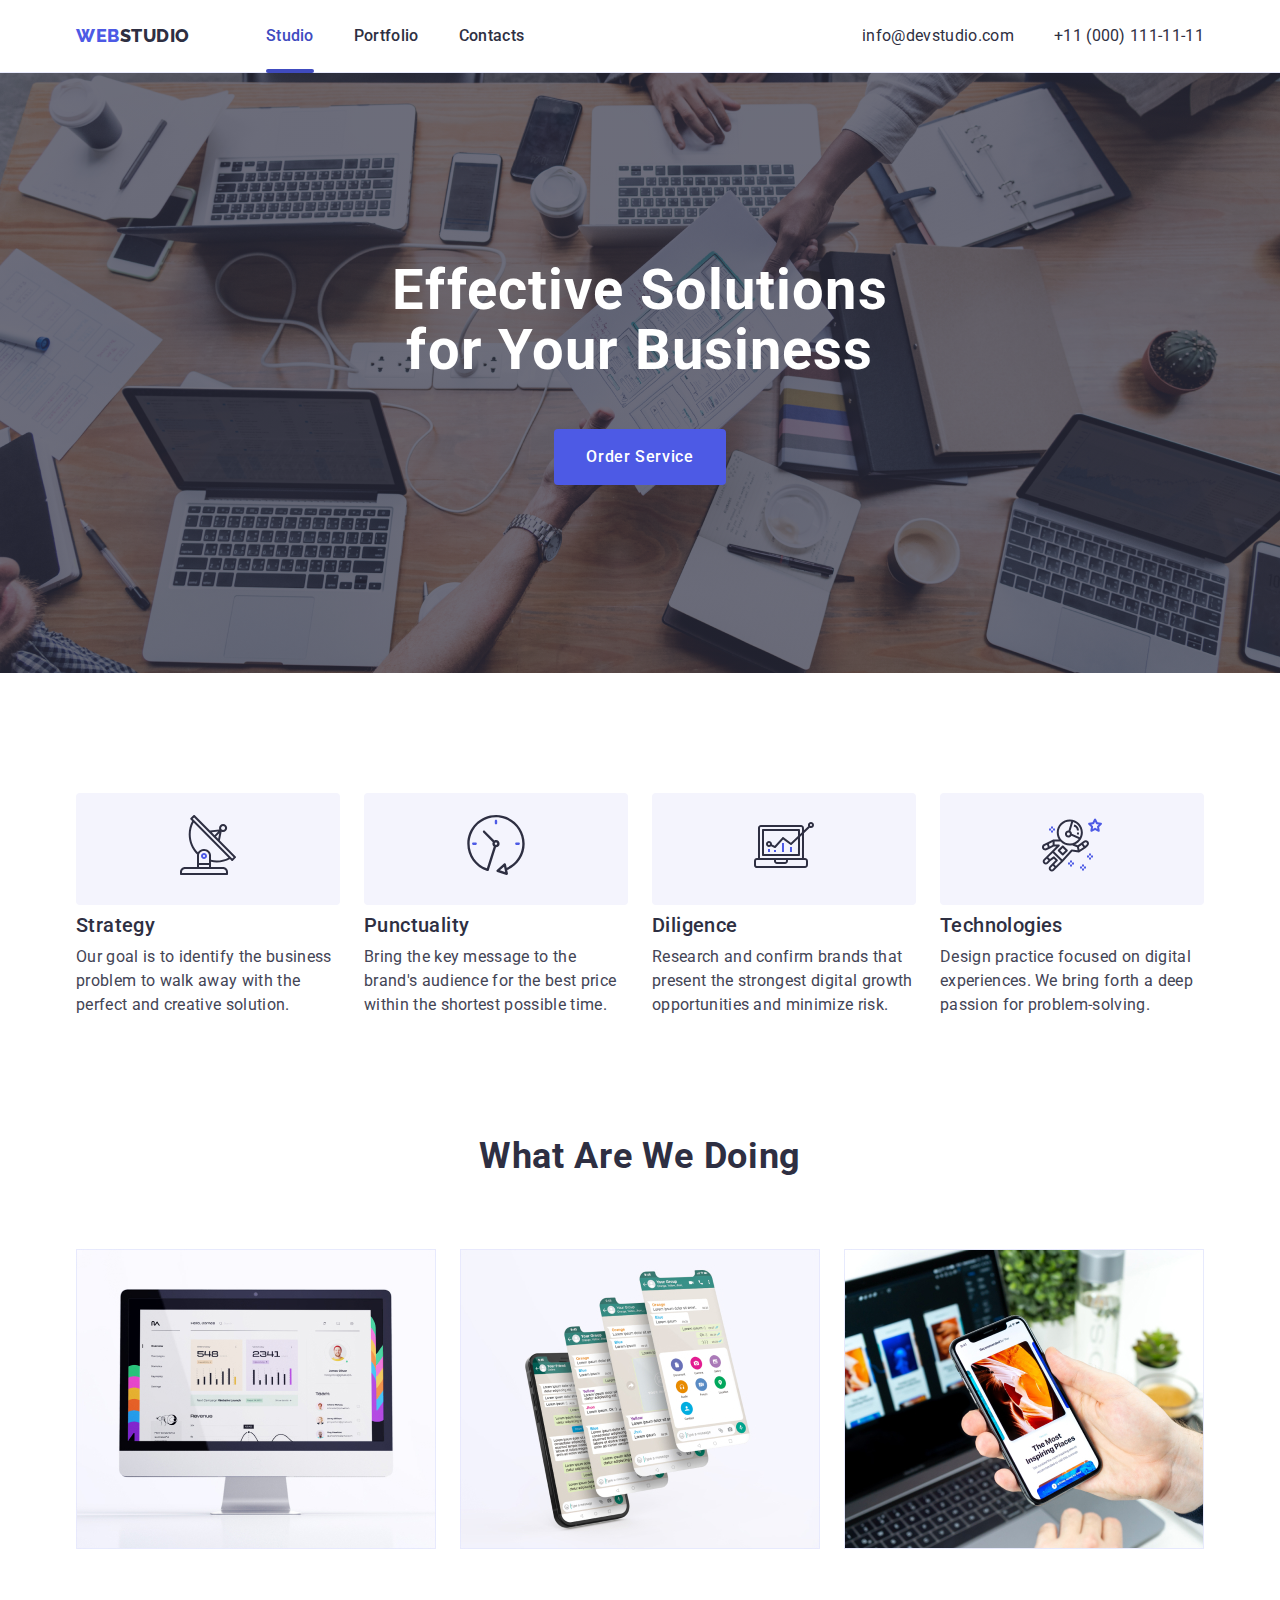
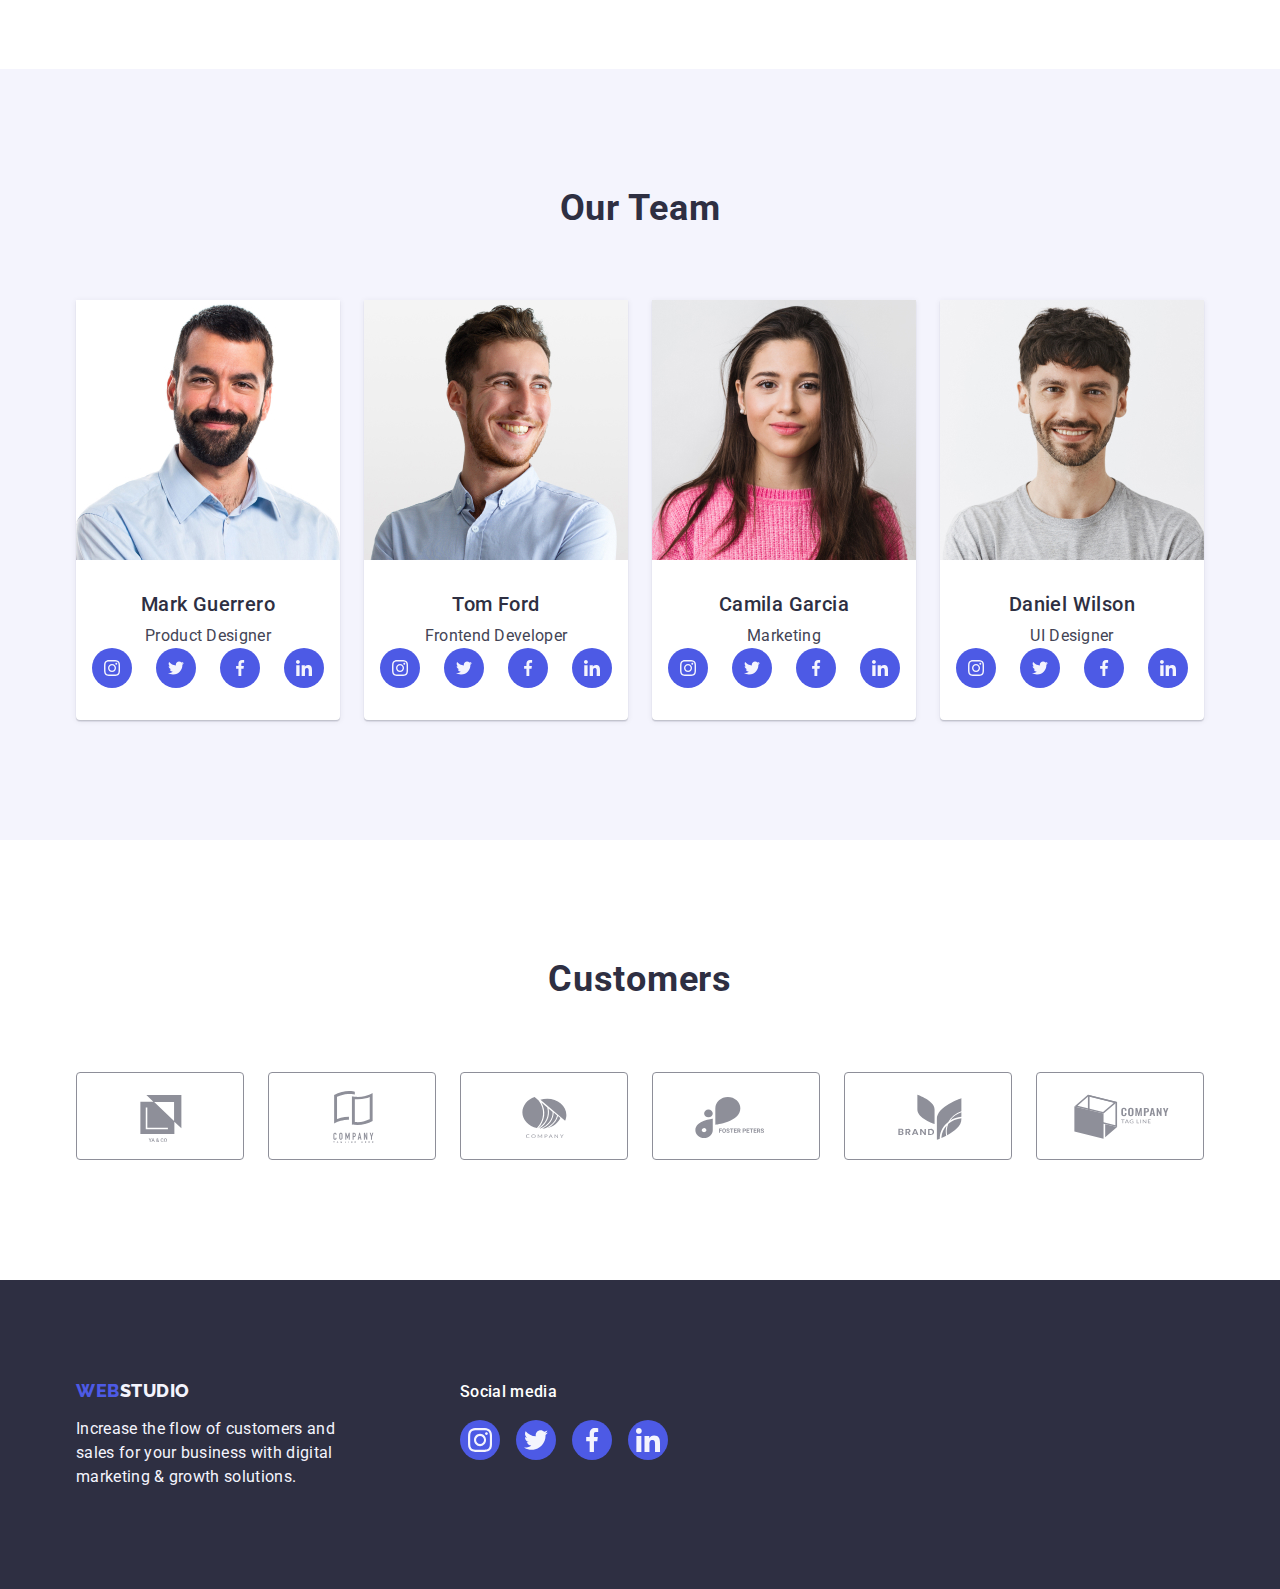
<file: index.html>
<!DOCTYPE html>
<html lang="en">
  <head>
    <meta charset="UTF-8" />
    <meta http-equiv="X-UA-Compatible" content="IE=edge" />
    <meta name="viewport" content="width=device-width, initial-scale=1.0" />
    <title>Document</title>
    <link rel="preconnect" href="https://fonts.googleapis.com" />
    <link rel="preconnect" href="https://fonts.gstatic.com" crossorigin />
    <link
      href="https://fonts.googleapis.com/css2?family=Open+Sans:wght@300&family=Raleway:wght@800&family=Roboto:wght@400;500;700;900&display=swap"
      rel="stylesheet"/>
    <link rel="stylesheet" href="https://cdnjs.cloudflare.com/ajax/libs/modern-normalize/1.1.0/modern-normalize.min.css">
    <link rel="stylesheet" href="./css/styles.css" />
  </head>
  <body class="body">
    <header class="main-header">
      <div class="main-navigation container">
      <nav class="main-navigation">
        <a class="link-logo link" href="./index.html">Web<span class="link-logo-span logo-text">Studio</span></a>
        <ul class="menu list">
          <li class="menu-item">
            <a class="menu-link menu-link-index link" href="./index.html">Studio</a>
          </li>
          <li class="menu-item">
            <a class="menu-link link" href="./portfolio.html">Portfolio</a>
          </li>
          <li class="menu-item">
            <a class="menu-link link" href="">Contacts</a>
          </li>
        </ul>
      </nav>
      <address class="address">
        <ul class="menu menu-stin list">
          <li class="menu-item">
            <a class="menu-link-adresa link" href="mailto:info@devstudio.com"
              >info@devstudio.com</a
            >
          </li>
          <li class="menu-item">
            <a class="menu-link-adresa link" href="tel:+110001111111"
              >+11 (000) 111-11-11</a
            >
          </li>
        </ul>
      </address>
    </div>
    </header>
    <main> 
      <section class="hero hero-image">
        <div class="container">
        <h1 class="main-title">
          Effective Solutions <br class="main-title" />
          for Your Business
        </h1>
        <button class="button-title" type="button" data-modal-open>Order Service</button>
        </div>
      </section>
      <section class="section-one">
        <div class="container">
        <h2 class="sectionn-one fantom list">Nevim Proc</h2>
        <ul class="section-one-one list">
          <li class="section-one-two">
            <div class="ikonky">
              <svg class="ikonka" width="64" height="64">
                <use href="./images/icons.svg#icon-antenna-1-1"></use>
              </svg>
            </div>
            <h3 class="sub-sub-title list">Strategy</h3>
            <p class="complementary-text">
              Our goal is to identify the business problem to walk away with the
              perfect and creative solution.
            </p>
          </li>
          <li class="section-one-two">
            <div class="ikonky">
                <svg class="ikonka" width="64" height="64">
                  <use href="./images/icons.svg#icon-clock-1-1"></use>
                </svg>
            </div>
            <h3 class="sub-sub-title list">Punctuality</h3>
            <p class="complementary-text">
              Bring the key message to the brand's audience for the best price
              within the shortest possible time.
            </p>
          </li>
          <li class="section-one-two">
            <div class="ikonky">
              <svg class="ikonka" width="64" height="64">
                <use href="./images/icons.svg#icon-diagram-1-1"></use>
              </svg>
            </div>
            <h3 class="sub-sub-title list">Diligence</h3>
            <p class="complementary-text">
              Research and confirm brands that present the strongest digital
              growth opportunities and minimize risk.
            </p>
          </li>
          <li class="section-one-two">
            <div class="ikonky">
              <svg class="ikonka" width="64" height="64">
                <use href="./images/icons.svg#icon-astronaut-1-1"></use>
              </svg>
            </div>
            <h3 class="sub-sub-title list">Technologies</h3>
            <p class="complementary-text">
              Design practice focused on digital experiences. We bring forth a
              deep passion for problem-solving.
            </p>
          </li>
        </ul>
      </div>
      </section>
      <section class="section-two">
        <div class="container">
        <h2 class="complementary-title">What are we doing</h2>
        <ul class="section-two-one list flex-conteiner">
          <li class="image"><img src="./images/wawd1.jpg" alt="monitor" width="360" /></li>
          <li class="image"><img src="./images/wawd2.jpg" alt="mobile" width="360" /></li>
          <li class="image"><img src="./images/wawd3.jpg" alt="laptop" width="360" /></li>
        </ul>
        </div>
      </section>
      <section class="section-three">
        <div class="container">
        <h2 class="complementary-title">Our Team</h2>
        <ul class="section-three-one list flex-conteiner">
          <li class="section-three-two">
            <img src="./images/mark.jpg" alt="product designer" width="264" />
            <div class="jmeno-prace">
            <h3 class="sub-sub-title">Mark Guerrero</h3>
            <p class="complementary-text">Product Designer</p>
            <ul class="social-list list ">
              <li class="social-list-item">
                <a href="" class="social-list-link">
                  <svg class="social-list-icon" width="16" height="16">
                    <use href="./images/icons.svg#icon-instagram"></use>
                  </svg>
                </a>
              </li>
              <li class="social-list-item">
                <a href="" class="social-list-link">
                  <svg class="social-list-icon" width="16" height="16">
                    <use href="./images/icons.svg#icon-twitter"></use>
                  </svg>
                </a>
              </li>
              <li class="social-list-item">
                <a href="" class="social-list-link">
                  <svg class="social-list-icon" width="16" height="16">
                    <use href="./images/icons.svg#icon-facebook"></use>
                  </svg>
                </a>
              </li>
              <li class="social-list-item">
                <a href="" class="social-list-link">
                  <svg class="social-list-icon" width="16" height="16">
                    <use href="./images/icons.svg#icon-linkedin"></use>
                  </svg>
                </a>
              </li>
            </ul>
          </div>
          </li>
          <li class="section-three-two">
            <img src="./images/tom.jpg" alt="Frontend Developer" width="264" />
            <div class="jmeno-prace">
            <h3 class="sub-sub-title">Tom Ford</h3>
            <p class="complementary-text">Frontend Developer</p>
            <ul class="social-list list ">
              <li class="social-list-item">
                <a href="" class="social-list-link">
                  <svg class="social-list-icon" width="16" height="16">
                    <use href="./images/icons.svg#icon-instagram"></use>
                  </svg>
                </a>
              </li>
              <li class="social-list-item">
                <a href="" class="social-list-link">
                  <svg class="social-list-icon" width="16" height="16">
                    <use href="./images/icons.svg#icon-twitter"></use>
                  </svg>
                </a>
              </li>
              <li class="social-list-item">
                <a href="" class="social-list-link">
                  <svg class="social-list-icon" width="16" height="16">
                    <use href="./images/icons.svg#icon-facebook"></use>
                  </svg>
                </a>
              </li>
              <li class="social-list-item">
                <a href="" class="social-list-link">
                  <svg class="social-list-icon" width="16" height="16">
                    <use href="./images/icons.svg#icon-linkedin"></use>
                  </svg>
                </a>
              </li>
            </ul>
          </div>
          </li>
          <li class="section-three-two">
            <img src="./images/camila.jpg" alt="Marketing" width="264" />
            <div class="jmeno-prace">
            <h3 class="sub-sub-title">Camila Garcia</h3>
            <p class="complementary-text">Marketing</p>
            <ul class="social-list list ">
              <li class="social-list-item">
                <a href="" class="social-list-link">
                  <svg class="social-list-icon" width="16" height="16">
                    <use href="./images/icons.svg#icon-instagram"></use>
                  </svg>
                </a>
              </li>
              <li class="social-list-item">
                <a href="" class="social-list-link">
                  <svg class="social-list-icon" width="16" height="16">
                    <use href="./images/icons.svg#icon-twitter"></use>
                  </svg>
                </a>
              </li>
              <li class="social-list-item">
                <a href="" class="social-list-link">
                  <svg class="social-list-icon" width="16" height="16">
                    <use href="./images/icons.svg#icon-facebook"></use>
                  </svg>
                </a>
              </li>
              <li class="social-list-item">
                <a href="" class="social-list-link">
                  <svg class="social-list-icon" width="16" height="16">
                    <use href="./images/icons.svg#icon-linkedin"></use>
                  </svg>
                </a>
              </li>
            </ul>
            </div>
          </li>
          <li class="section-three-two">
            <img src="./images/daniel.jpg" alt="UI Designer" width="264" />
            <div class="jmeno-prace">
            <h3 class="sub-sub-title">Daniel Wilson</h3>
            <p class="complementary-text">UI Designer</p>
            <ul class="social-list list ">
              <li class="social-list-item">
                <a href="" class="social-list-link">
                  <svg class="social-list-icon" width="16" height="16">
                    <use href="./images/icons.svg#icon-instagram"></use>
                  </svg>
                </a>
              </li>
              <li class="social-list-item">
                <a href="" class="social-list-link">
                  <svg class="social-list-icon" width="16" height="16">
                    <use href="./images/icons.svg#icon-twitter"></use>
                  </svg>
                </a>
              </li>
              <li class="social-list-item">
                <a href="" class="social-list-link">
                  <svg class="social-list-icon" width="16" height="16">
                    <use href="./images/icons.svg#icon-facebook"></use>
                  </svg>
                </a>
              </li>
              <li class="social-list-item">
                <a href="" class="social-list-link">
                  <svg class="social-list-icon" width="16" height="16">
                    <use href="./images/icons.svg#icon-linkedin"></use>
                  </svg>
                </a>
              </li>
            </ul>
         </div>
          </li>
        </ul>
      </div>
      </section>
      <section class="section-four">
<div class="container">
  <h2 class="complementary-title">Customers</h2>
  <ul class="customers-list-ul list">
  <li class="customers-list">
    <a href="" class="customers-list-link">
      <svg class="customers-list-icon" width="104" height="56">
        <use href="./images/icons.svg#icon-custom1"></use>
      </svg>
    </a>
  </li>
  <li class="customers-list">
    <a href="" class="customers-list-link">
      <svg class="customers-list-icon" width="104" height="56">
        <use href="./images/icons.svg#icon-custom2"></use>
      </svg>
    </a>
  </li>
  <li class="customers-list">
    <a href="" class="customers-list-link">
      <svg class="customers-list-icon" width="104" height="56">
        <use class="use-icon" href="./images/icons.svg#icon-custom3"></use>
      </svg>
    </a>
  </li>
  <li class="customers-list">
    <a href="" class="customers-list-link">
      <svg class="customers-list-icon" width="104" height="56">
        <use href="./images/icons.svg#icon-custom4"></use>
      </svg>
    </a>
  </li>
  <li class="customers-list">
    <a href="" class="customers-list-link">
      <svg class="customers-list-icon" width="104" height="56">
        <use href="./images/icons.svg#icon-custom5"></use>
      </svg>
    </a>
  </li>
  <li class="customers-list">
    <a href="" class="customers-list-link">
      <svg class="customers-list-icon" width="104" height="56">
        <use href="./images/icons.svg#icon-custom6"></use>
      </svg>
    </a>
  </li>
  </ul>
</div>
      </section>
    </main>
    <footer class="footer">
      <div class="footer-div container">
      <div class="footer-div-div">
            <a class="link-logo-buffer  link" href="./index.html"
        >Web<span class="logo-text-buffer">Studio</span></a
      >
      <p class="complementary-text-footer">
        Increase the flow of customers and sales for your business with digital
        marketing & growth solutions.
      </p>   
    </div>
    <div class="second-footer-div">
      <p class="complementary-text-footer-second">Social media</p>
      <ul class="social-list-footer list ">
              <li class="social-list-item-footer">
                <a href="" class="social-list-link-footer">
                  <svg class="social-list-icon-footer" width="24" height="24">
                    <use href="./images/icons.svg#icon-instagram"></use>
                  </svg>
                </a>
              </li>
              <li class="social-list-item-footer">
                <a href="" class="social-list-link-footer">
                  <svg class="social-list-icon-footer" width="24" height="24">
                    <use href="./images/icons.svg#icon-twitter"></use>
                  </svg>
                </a>
              </li>
              <li class="social-list-item-footer">
                <a href="" class="social-list-link-footer">
                  <svg class="social-list-icon-footer" width="24" height="24">
                    <use href="./images/icons.svg#icon-facebook"></use>
                  </svg>
                </a>
              </li>
              <li class="social-list-item-footer">
                <a href="" class="social-list-link-footer">
                  <svg class="social-list-icon-footer" width="24" height="24">
                    <use href="./images/icons.svg#icon-linkedin"></use>
                  </svg>
                </a>
              </li>
            </ul>
    </div>
    </div>
    </footer>
  <div class="backdrop is-hidden" data-modal>
<div class="modal">
  <button type="button" class="modal-class-button" data-modal-close>
    <svg class="modal-window" width="8" height="8">
  <use href="./images/icons.svg#icon-close-but"></use>
</svg>
  </button>
</div>
</div>

<script src="./js/modal.js"></script>
  </body>
</html>
</file>
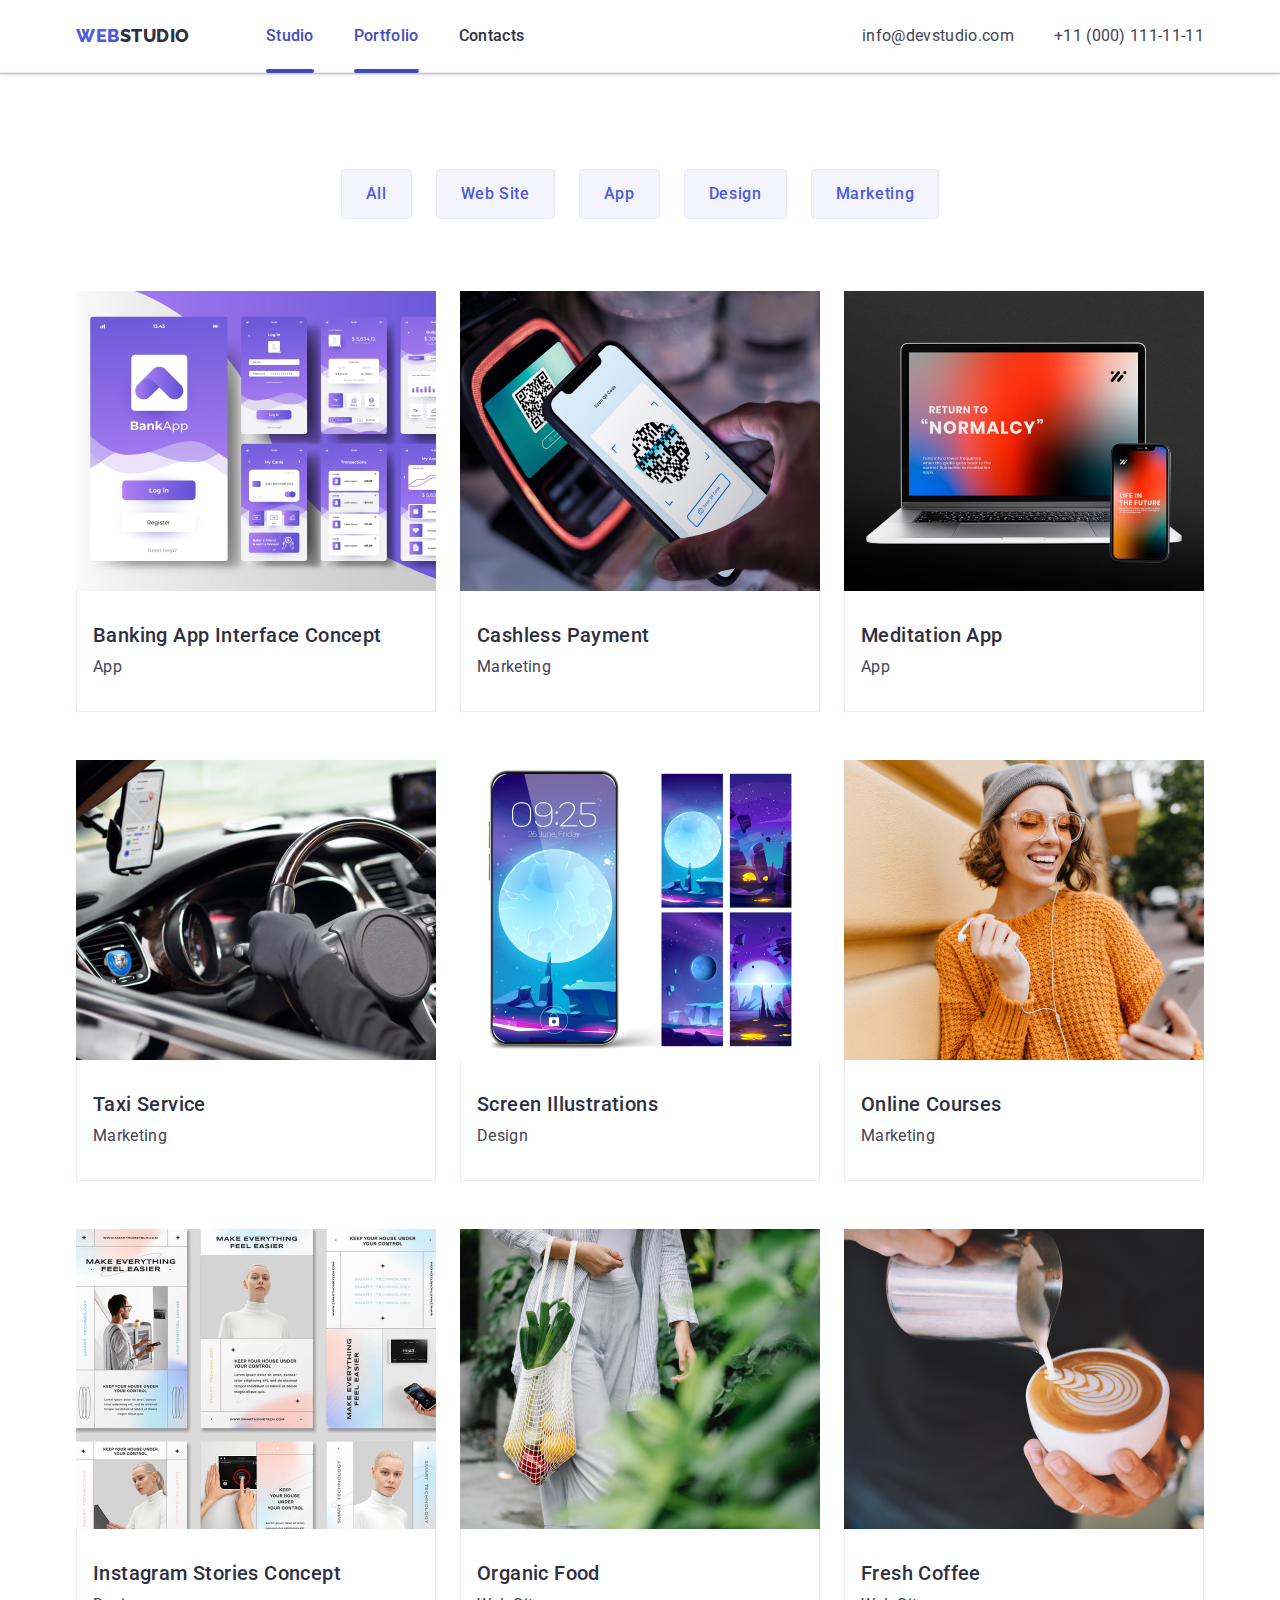
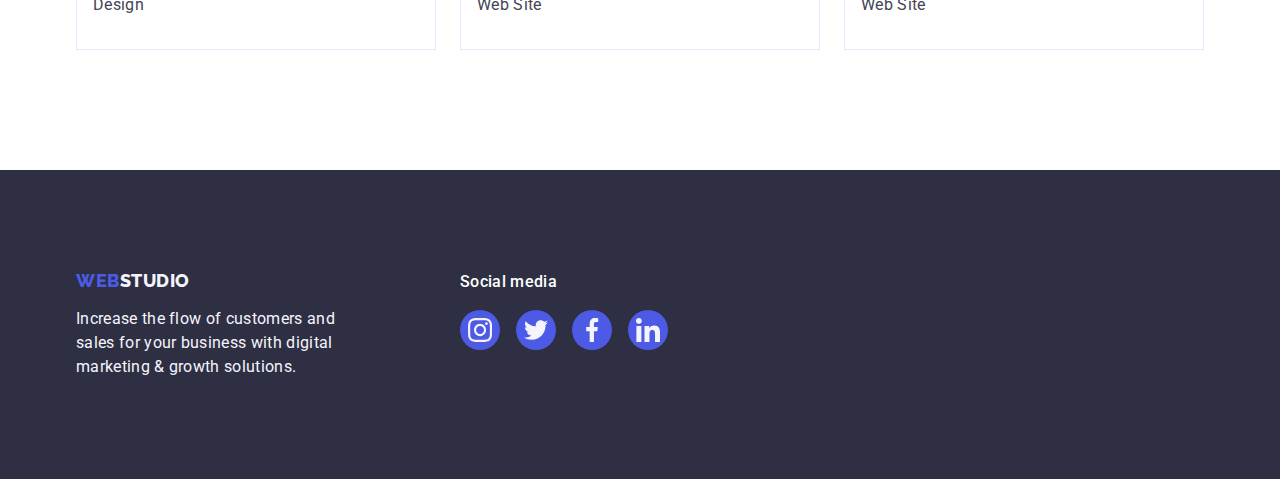
<file: portfolio.html>
<!DOCTYPE html>
<html lang="en">
  <head>
    <meta charset="UTF-8" />
    <meta http-equiv="X-UA-Compatible" content="IE=edge" />
    <meta name="viewport" content="width=device-width, initial-scale=1.0" />
    <title>Document</title>
    <link rel="preconnect" href="https://fonts.googleapis.com" />
    <link rel="preconnect" href="https://fonts.gstatic.com" crossorigin />
    <link
      href="https://fonts.googleapis.com/css2?family=Open+Sans:wght@300&family=Raleway:wght@800&family=Roboto:wght@400;500;700;900&display=swap"
      rel="stylesheet"/>
    <link
      rel="stylesheet"
      href="https://cdnjs.cloudflare.com/ajax/libs/modern-normalize/1.1.0/modern-normalize.min.css"/>
    <link rel="stylesheet" href="./css/styles.css"/>
  </head>
  <body class="body">
    <header class="main-header">
      <div class="main-navigation container">
        <nav class="main-navigation">
          <a class="link-logo link" href="./index.html"
            >Web<span class="logo-text">Studio</span></a
          >
          <ul class="menu list">
            <li class="menu-item">
              <a class="menu-link menu-link-index link" href="./index.html">Studio</a>
            </li>
            <li class="menu-item">
              <a class="menu-link menu-link-index link" href="./portfolio.html">Portfolio</a>
            </li>
            <li class="menu-item">
              <a class="menu-link link" href="">Contacts</a>
            </li>
          </ul>
        </nav>
        <address class="address">
          <ul class="menu list">
            <li class="menu-item">
              <a
                class="menu-link-adresa-port link"
                href="mailto:info@devstudio.com"
                >info@devstudio.com</a
              >
            </li>
            <li class="menu-item">
              <a class="menu-link-adresa-port link" href="tel:+110001111111"
                >+11 (000) 111-11-11</a
              >
            </li>
          </ul>
        </address>
      </div>
    </header>
    <main>
      <section class="hero-port">
        <div class="container">
          <h1 class="fantom">Nevim proc</h1>
          <ul class="list button-list">
            <li class="list">
              <button class="button-title-port-all" type="button">All</button>
            </li>
            <li class="list">
              <button class="button-title-port-all" type="button">
                Web Site
              </button>
            </li>
            <li class="list">
              <button class="button-title-port-all" type="button">App</button>
            </li>
            <li class="list">
              <button class="button-title-port-all" type="button">
                Design
              </button>
            </li>
            <li class="list">
              <button class="button-title-port-all" type="button">
                Marketing
              </button>
            </li>
          </ul>
          <ul class="list link second-list">
            <li class="link list second-list-list">
              <a class="list link portfolio-link" href="">
                <div class="image-wrapper">
                <img src="./images/jedna.jpg" alt="BankingApp" />
                <p class="overlay">14 Stylish and User-Friendly App Design Concepts · Task Manager App · Calorie Tracker App · Exotic Fruit Ecommerce App · Cloud Storage App</p>
                </div>
                <div class="content">
                  <h2 class="second-title">Banking App Interface Concept</h2>
                  <p class="second-text">App</p>
                </div>
              </a>
            </li>
            <li class="link list second-list-list">
              <a class="list link portfolio-link" href="">
                 <div class="image-wrapper">
                <img src="./images/dva.jpg" alt="PlatebniBrana" />
                <p class="overlay">14 Stylish and User-Friendly App Design Concepts · Task Manager App · Calorie Tracker App · Exotic Fruit Ecommerce App · Cloud Storage App</p>
                </div>
                <div class="content stin">
                  <h2 class="second-title">Cashless Payment</h2>
                  <p class="second-text">Marketing</p>
                </div>
              </a>
            </li>
            <li class="link list second-list-list">
              <a class="list link portfolio-link" href="">
                <div class="image-wrapper">
                <img src="./images/tri.jpg" alt="Laptop" />
                <p class="overlay">14 Stylish and User-Friendly App Design Concepts · Task Manager App · Calorie Tracker App · Exotic Fruit Ecommerce App · Cloud Storage App</p>
                </div>
                <div class="content">
                  <h2 class="second-title">Meditation App</h2>
                  <p class="second-text">App</p>
                </div>
              </a>
            </li>
            <li class="link list second-list-list">
              <a class="list link portfolio-link" href="">
                <div class="image-wrapper">
                <img src="./images/ctiri.jpg" alt="Ridic" />
                <p class="overlay">14 Stylish and User-Friendly App Design Concepts · Task Manager App · Calorie Tracker App · Exotic Fruit Ecommerce App · Cloud Storage App</p>
                </div>
                <div class="content">
                  <h2 class="second-title">Taxi Service</h2>
                  <p class="second-text">Marketing</p>
                </div>
              </a>
            </li>
            <li class="link list second-list-list">
              <a class="list link portfolio-link" href="">
                <div class="image-wrapper">
                <img src="./images/pet.jpg" alt="Mobile" />
                <p class="overlay">14 Stylish and User-Friendly App Design Concepts · Task Manager App · Calorie Tracker App · Exotic Fruit Ecommerce App · Cloud Storage App</p>
                </div>
                <div class="content">
                  <h2 class="second-title">Screen Illustrations</h2>
                  <p class="second-text">Design</p>
                </div>
              </a>
            </li>
            <li class="link list second-list-list">
               <a class="list link portfolio-link" href="">
              <div class="image-wrapper">
                <img src="./images/sest.jpg" alt="PeknaHolka" />
                <p class="overlay">14 Stylish and User-Friendly App Design Concepts · Task Manager App · Calorie Tracker App · Exotic Fruit Ecommerce App · Cloud Storage App</p>
                </div>
                <div class="content">
                  <h2 class="second-title">Online Courses</h2>
                  <p class="second-text">Marketing</p>
                </div>
              </a>
            </li>
            <li class="link list second-list-list">
              <a class="list link portfolio-link" href="">
               <div class="image-wrapper">
                <img src="./images/sedm.jpg" alt="Picovina" />
                <p class="overlay">14 Stylish and User-Friendly App Design Concepts · Task Manager App · Calorie Tracker App · Exotic Fruit Ecommerce App · Cloud Storage App</p>
                </div>
                <div class="content">
                  <h2 class="second-title">Instagram Stories Concept</h2>
                  <p class="second-text">Design</p>
                </div>
              </a>
            </li>
            <li class="list link second-list-list">
              <a class="list link portfolio-link" href="">
                <div class="image-wrapper">
                <img src="./images/osm.jpg" alt="nakup" />
                <p class="overlay">14 Stylish and User-Friendly App Design Concepts · Task Manager App · Calorie Tracker App · Exotic Fruit Ecommerce App · Cloud Storage App</p>
                </div>
                <div class="content">
                  <h2 class="second-title">Organic Food</h2>
                  <p class="second-text">Web Site</p>
                </div>
              </a>
            </li>
            <li class="link list second-list-list">
              <a class="link list portfolio-link" href="">
                <div class="image-wrapper">
                <img src="./images/devet.jpg" alt="coffee" />
                <p class="overlay">14 Stylish and User-Friendly App Design Concepts · Task Manager App · Calorie Tracker App · Exotic Fruit Ecommerce App · Cloud Storage App</p>
               </div>
                <div class="content">
                  <h2 class="second-title">Fresh Coffee</h2>
                  <p class="second-text">Web Site</p>
                </div>
              </a>
            </li>
          </ul>
        </div>
      </section>
    </main>
 <footer class="footer">
      <div class="footer-div container">
      <div class="footer-div-div">
            <a class="link-logo-buffer  link" href="./index.html"
        >Web<span class="logo-text-buffer">Studio</span></a
      >
      <p class="complementary-text-footer">
        Increase the flow of customers and sales for your business with digital
        marketing & growth solutions.
      </p>   
    </div>
    <div class="second-footer-div">
      <p class="complementary-text-footer-second">Social media</p>
      <ul class="social-list-footer list ">
              <li class="social-list-item-footer">
                <a href="" class="social-list-link-footer">
                  <svg class="social-list-icon-footer" width="24" height="24">
                    <use href="./images/icons.svg#icon-instagram"></use>
                  </svg>
                </a>
              </li>
              <li class="social-list-item-footer">
                <a href="" class="social-list-link-footer">
                  <svg class="social-list-icon-footer" width="24" height="24">
                    <use href="./images/icons.svg#icon-twitter"></use>
                  </svg>
                </a>
              </li>
              <li class="social-list-item-footer">
                <a href="" class="social-list-link-footer">
                  <svg class="social-list-icon-footer" width="24" height="24">
                    <use href="./images/icons.svg#icon-facebook"></use>
                  </svg>
                </a>
              </li>
              <li class="social-list-item-footer">
                <a href="" class="social-list-link-footer">
                  <svg class="social-list-icon-footer" width="24" height="24">
                    <use href="./images/icons.svg#icon-linkedin"></use>
                  </svg>
                </a>
              </li>
            </ul>
    </div>
    </div>
    </footer>
  </body>
</html>
</file>
<file: css/styles.css>
.list {
  padding: 0;
  margin: 0;
  list-style: none;
}

.link {
  text-decoration: none;
}

img {
  display: block;
}

:root {
  --font-family: "Roboto", sans-serif;
  --background-color: #ffffff;
  --address-color: #2e2f42;
  --adres-colr: #434455;
  --hero-color: #2e2f42;
  --portfolio-color: #4d5ae5;
  --portfolio-backroud: #f4f4fd;
  --ramecek-tlacitka: #e7e9fc;
  --pro-tlacitka-4-sekce: #404bbf;
  --sekce-pet:#8e8f99;
}

.body {
  font-family: var(--font-family);
  color: var(--adres-colr);
  background-color: var(--background-color);
}

.container {
  margin-left: auto;
  margin-right: auto;
  width: 1158px;
  padding-left: 15px;
  padding-right: 15px;
}

.main-header {
  border-bottom: 1px solid #e7e9fc;
  box-shadow: 0px 2px 1px rgba(46, 47, 66, 0.08), 0px 1px 1px rgba(46, 47, 66, 0.16), 0px 1px 6px rgba(46, 47, 66, 0.08);
}



.main-navigation {
  display: flex;
  align-items: center;
}

.menu {
  display: flex;
}

.menu li:not(:last-child) {
  margin-right: 40px;
}

.link-logo {
  display: block;
  margin-right: 76px;

  font-family: "Raleway", sans-serif;
  font-style: normal;
  font-weight: 800;
  font-size: 18px;
  line-height: 1.17;
  letter-spacing: 0.03em;
  text-transform: uppercase;
  color: #4d5ae5;
  display: inline-block;
}

.link-logo-span {
  display: block;

  font-family: "Raleway", sans-serif;
  font-style: normal;
  font-weight: 800;
  font-size: 18px;
  line-height: 1.17;
  letter-spacing: 0.03em;
  text-transform: uppercase;
  color: #4d5ae5;
  display: inline-block;
}

.logo-text {
  color: var(--address-color);
}

.menu-link {
  display: block;
  padding-top: 24px;
  padding-bottom: 24px;
  font-style: normal;
  font-weight: 500;
  font-size: 16px;
  line-height: 1.5;
  letter-spacing: 0.02em;
  color: var(--address-color);
  transition: color 250ms cubic-bezier(0.4, 0, 0.2, 1);
}

.menu-link-adresa {
  font-style: normal;
  font-weight: 400;
  font-size: 16px;
  line-height: 1.5;
  letter-spacing: 0.02em;
  color: var(--address-color);

    transition: color 250ms cubic-bezier(0.4, 0, 0.2, 1);
}

.menu-link:hover,
.menu-link:focus{
  color: #404bbf;
}

.menu-link-adresa:hover,
.menu-link-adresa:focus {
  color: #404bbf;
}



.menu-link-index::after{
  position: absolute;
  content:"" ;
  display: block;

  width: 100%;
  left: 0;
  bottom: -1px;
  height: 4px;

  background-color: var(--pro-tlacitka-4-sekce);
  border-radius: 2px;

}

.menu-link-index{
  position: relative;
  color:#404bbf;
  transition: color 250ms cubic-bezier(0.4, 0, 0.2, 1);
}

.address {
  margin-left: auto;
  font-style: normal;
  color: var(--adres-colr);
}

.hero {
  background-image: linear-gradient(
      rgba(46, 47, 66, 0.7),
      rgba(46, 47, 66, 0.7)
    ),
    url(../images/office.jpg);
  height: 600px;
  max-width: 1440px;
  background-repeat: no-repeat;
  background-position: center;
  background-size: cover;
  margin-left: auto;
  margin-right: auto;

  padding-top: 188px;
  padding-bottom: 188px;
  background-color: var(--hero-color);
  text-align: center;
}

.main-title {
  margin-left: auto;
  margin-right: auto;
  max-width: 496px;
  margin-top: 0;
  margin-bottom: 48px;
  font-weight: 700;
  font-size: 56px;
  line-height: 1.07;
  letter-spacing: 0.02em;
  color: var(--background-color);
}

.button-title {
  margin-left: auto;
  margin-right: auto;
  height: 56px;
  margin-top: 0;
  margin-bottom: 0;
  display: inline-block;
  border-radius: 4px;
  padding: 16px 32px;
  min-width: 169px;
  border: none;
  transition: background-color 250ms cubic-bezier(0.4, 0, 0.2, 1);

  font-family: var(--font-family);
  font-style: normal;
  font-weight: 500;
  font-size: 16px;
  line-height: 1.5;
  letter-spacing: 0.04em;
  background-color: var(--portfolio-color);
  color: var(--background-color);
  cursor: pointer;
  text-align: center;
  display: flex;
  flex-wrap: wrap;
  display: block;
}

.button-title:hover,
.button-title:focus {
  background-color: #404bbf;
}

.section-one {
  padding-top: 120px;
  padding-bottom: 120px;
}

.ikonky {
  width: 264px;
  height: 112px;
  left: 0;
  top: 0;
  background-color: var(--portfolio-backroud);
  border-radius: 4px;
  display: flex;
  align-items: center;
  justify-content: center;
  margin-bottom: 8px;
}

.ikonka {
  background-color: var(--portfolio-backroud);
  display: flex;
  justify-content: center;
  align-items: center;
  height: 112px;
  border-radius: 4px;
  margin-bottom: 8px;
  height: 64px;
  width: 60px;
  left: 2px;
  top: 0;
  border-radius: 0;
}

.fantom {
  visibility: hidden;
  pointer-events: none;
  position: absolute;
}

.flex-conteiner {
  display: flex;
  flex-wrap: wrap;
}

.section-one-two {
  width: calc((100% - 72px) / 4);
}

.section-one .section-one-two:not(:last-child) {
  margin-right: 24px;
}

.section-one-one {
  display: flex;
  flex-wrap: wrap;
}

.sub-sub-title {
  margin-top: 0;
  margin-bottom: 8px;
  font-weight: 500;
  font-size: 20px;
  line-height: 1.2;
  letter-spacing: 0.02em;
  color: var(--address-color);
}

.complementary-text {
  margin-top: 0;
  margin-bottom: 0px;
  font-weight: 400;
  font-size: 16px;
  line-height: 1.5;
  letter-spacing: 0.02em;
  color: var(--adres-colr);
}

.social-list {
  display: flex;
  justify-content: center;
  gap: 24px;
}

.social-list-item {
  display: block;
  justify-content: center;
  align-items: center;
  gap: 24px;
  height: 40px;
  width: 40px;
}

.social-list-link {
  display: flex;
  justify-content: center;
  align-items: center;
  width: 100%;
  height: 100%;
  border-radius: 50%;
  background-color: var(--portfolio-color);
  margin-bottom: 0px;
  transition: background-color 250ms cubic-bezier(0.4, 0, 0.2, 1);
}

.social-list-link:hover, 
.social-list-link:focus {
  background-color: var(--pro-tlacitka-4-sekce);
}

.social-list-icon {
  fill: var(--portfolio-backroud);
}

.section-two {
  padding-top: 0;
  padding-bottom: 120px;
}

.section-two-one .image {
  width: calc((100% - 48px) / 3);
  /*box-shadow: 0px 1px 6px rgba(46, 47, 66, 0.08),
    0px 1px 1px rgba(46, 47, 66, 0.16), 0px 2px 1px rgba(46, 47, 66, 0.08);*/
}

.section-two .section-two-one .image:not(:last-child) {
  margin-right: 24px;
}
.complementary-title {
  margin-top: 0;
  margin-bottom: 72px;
  font-weight: 700;
  font-size: 36px;
  line-height: 1.1;
  text-align: center;
  letter-spacing: 0.02em;
  text-transform: capitalize;
  color: #2e2f42;
}

.section-three {
  padding-top: 120px;
  padding-bottom: 120px;
  background-color: var(--portfolio-backroud);
}

.section-three-two {
  background-color: var(--background-color);
  box-shadow: 0px 1px 6px rgba(46, 47, 66, 0.08),
    0px 1px 1px rgba(46, 47, 66, 0.16), 0px 2px 1px rgba(46, 47, 66, 0.08);
}

.footer {
  background-color: var(--address-color);
}
.complementary-text-footer {
  margin-top: 0;
  margin-bottom: 0;
  padding-top: 0;
  padding-bottom: 0;
  width: 264px;

  font-weight: 400;
  font-size: 16px;
  line-height: 1.5;
  letter-spacing: 0.02em;
  color: #f4f4fd;
}

.logo-text-buffer {
  color: #f4f4fd;
}

.section-three-one {
  display: flex;
  gap: 24px;
  text-align: center;
}

.section-three-two {
  width: calc((100% - 72px) / 4);
  border-radius: 0px 0px 4px 4px;
}

.jmeno-prace {
  padding: 32px 0;
}

.section-four {
  padding-top: 120px;
  padding-bottom: 120px;
}

.customers-list-ul{
  display: flex;
  justify-content: center;
  gap: 24px;
}

.customer-list {
  width: calc((100% - 120px) / 6);
  height: 88px;
  display: flex;
  justify-content: center;
  align-items: center;
  gap: 24px;
}



.customers-list-link {
  display: flex;
  justify-content: center;
  align-items: center;
  border-radius: 50%;
  background-color: var(--background-color);
  border-radius: 4px;
  border: 1px solid #8e8f99;
  color:var(--sekce-pet);
  width: 168px;
  height: 88px;
  transition: border-color 250ms cubic-bezier(0.4, 0, 0.2, 1), color 250ms cubic-bezier(0.4, 0, 0.2, 1);

  fill:rgba(142, 143, 153, 1);
}
.customers-list-link:hover,
.customers-list-link:focus{
  fill: var(--pro-tlacitka-4-sekce);
   border-color: var(--pro-tlacitka-4-sekce);
  color: var(--pro-tlacitka-4-sekce);
}



.footer {
  padding-top: 100px;
  padding-bottom: 100px;
}
.logo-text-buffer {
  margin-bottom: 16px;
}

.link-logo-buffer {
  margin-bottom: 16px;

  font-family: "Raleway", sans-serif;
  font-style: normal;
  font-weight: 800;
  font-size: 18px;
  line-height: 1.17;
  letter-spacing: 0.03em;
  text-transform: uppercase;
  color: #4d5ae5;
  display: inline-block;
}

.footer-div{
  display: flex;
  align-items: baseline;
  /*margin-right: 120px;*/
  
}

.footer-div-div{
  display:block;
  margin-right: 120px;
}

.second-footer-div{
  display: block;
  justify-content: center;
  /*gap: 120px;*/
}

.complementary-text-footer-second{
    margin-top: 0;
  margin-bottom: 0;
  padding-top: 0;
  padding-bottom: 0;
  font-weight: 500;
  font-size: 16px;
  line-height: 1.5;
  letter-spacing: 0.02em;
  color: var(--background-color);
  margin-bottom: 16px;
}

.social-list-footer{
  display: flex;
  justify-content: center;
  gap: 16px;
}

.social-list-item-footer{
  display: block;
  justify-content: center;
  align-items: center;
  gap: 16px;
  height: 40px;
  width: 40px;
}

.social-list-link-footer{
  display: flex;
  justify-content: center;
  align-items: center;
  border-radius: 50%;
  background-color: var(--portfolio-color);
  margin-bottom: 0px;
  width: 100%;
  height: 100%;
  transition: background-color 250ms cubic-bezier(0.4, 0, 0.2, 1);
}

.social-list-link-footer:hover,
.social-list-link-footer:focus{
  background-color: #31d0aa;
}

.social-list-icon-footer{
  fill: var(--portfolio-backroud);
}

/*portfolio upravy*/
.portfolio:hover,
.portfolio:focus {
  color: #404bbf;
}

.hero-port {
  padding-top: 96px;
  padding-bottom: 120px;
}

.button-title-port-all {
  border-radius: 4px;
  padding: 12px 24px;
  min-width: 69px;
  border: 1px solid var(--ramecek-tlacitka);
  transition: color 250ms cubic-bezier(0.4, 0, 0.2, 1), background-color 250ms cubic-bezier(0.4, 0, 0.2, 1), border-color 250ms cubic-bezier(0.4, 0, 0.2, 1), box-shadow 250ms cubic-bezier(0.4, 0, 0.2, 1);


  font-family: var(--font-family);
  font-weight: 500;
  font-size: 16px;
  line-height: 1.5;
  letter-spacing: 0.04em;
  color: var(--portfolio-color);
  background-color: var(--portfolio-backroud);
  cursor: pointer;
}
.button-list {
  margin-bottom: 72px;
  display: flex;
  flex-wrap: wrap;
  row-gap: 48px;
  justify-content: center;
  /*transition: color 250ms cubic-bezier(0.4, 0, 0.2, 1), background-color 250ms cubic-bezier(0.4, 0, 0.2, 1), border-color 250ms cubic-bezier(0.4, 0, 0.2, 1), box-shadow 250ms cubic-bezier(0.4, 0, 0.2, 1);*/
}
.button-list li:not(:last-child) {
  margin-right: 24px;
}

.button-title-port-all-primary {
  display: inline;
  border-radius: 4px;
  padding: 12px 24px;
  min-width: 69px;
  border: 1px solid transparent;
  transition: color 250ms cubic-bezier(0.4, 0, 0.2, 1), background-color 250ms cubic-bezier(0.4, 0, 0.2, 1), border-color 250ms cubic-bezier(0.4, 0, 0.2, 1), box-shadow 250ms cubic-bezier(0.4, 0, 0.2, 1);

  font-family: var(--font-family);
  font-weight: 400;
  font-size: 16px;
  line-height: 1.5;
  letter-spacing: 0.04em;
  background-color: #404bbf;
  color: var(--background-color);
  cursor: pointer;
}

.button-title-port-all:hover,
.button-title-port-all:focus {
  color: var(--background-color);
  background-color: #404bbf;
  border: 1px solid transparent;
  box-shadow: 0px 3px 1px rgba(0, 0, 0, 0.1), 0px 2px 1px rgba(0, 0, 0, 0.08), 0px 2px 2px rgba(0, 0, 0, 0.12);
}

.button-title-port-all-primary:hover,
.button-title-port-all-primary:focus {
  color: var(--background-color);
}

.portfolio-link{
  display: block;
  transition: box-shadow 250ms cubic-bezier(0.4, 0, 0.2, 1);
}

.portfolio-link:hover,
.portfolio-link:focus{
  box-shadow: 0px 1px 6px rgba(46, 47, 66, 0.08), 0px 1px 1px rgba(46, 47, 66, 0.16), 0px 2px 1px rgba(46, 47, 66, 0.08);
  transform: translateY(0%);
}

.second-list {
  display: flex;
  flex-wrap: wrap;
  column-gap: 24px;
  row-gap: 48px;
}

.second-list-list {
  width: calc((100% - 48px) / 3);
  
}



.second-title {
  margin-bottom: 8px;
}

.content {
  padding: 32px 16px;
  border: 1px solid var(--ramecek-tlacitka);
  border-top: none;
}

.second-title {
  margin-top: 0;
  font-weight: 500;
  font-size: 20px;
  line-height: 1.2;
  letter-spacing: 0.02em;
  color: var(--address-color);
}

.second-text {
  margin-top: 0;
  margin-bottom: 0;
  font-weight: 400;
  font-size: 16px;
  line-height: 1.5;
  letter-spacing: 0.02em;
  color: var(--adres-colr);
}

.menu-link-adresa-port {
  font-weight: 400;
  font-size: 16px;
  line-height: 1.5;
  letter-spacing: 0.02em;
  color: var(--address-colr);


    transition: color 250ms cubic-bezier(0.4, 0, 0.2, 1);
}

.menu-link-adresa-port:hover,
.menu-link-adresa-port:focus {
  color: #404bbf;
}

.image-wrapper{
  position: relative;
  overflow: hidden;
}

.overlay{
  margin-top: 0;
  margin-bottom: 0;
  padding: 40px 32px;
  position: absolute;
  transform: translate(0, 100%);
  left: 0;
  top:0;
  width: 100%;
  height: 100%; 
font-family: var(--font-family);
font-weight: 400;
font-size: 16px;
line-height: 1.5;
letter-spacing: 0.02em;
color:var(--portfolio-backroud);
background-color: var(--portfolio-color);
overflow: auto;
transition: transform 250ms cubic-bezier(0.4, 0, 0.2, 1);
}

.portfolio-link:hover .overlay,
.portfolio-link:focus .overlay{
  transform: translate(0,0);
}

.backdrop{
  position: fixed;
  top: 0;
  left: 0;
  width: 100%;
  height: 100%;
  background-color: rgba(46, 47, 66, 0.4);
  transition: opacity 250ms cubic-bezier(0.4, 0, 0.2, 1),visibility 250ms cubic-bezier(0.4, 0, 0.2, 1);

}

.is-hidden{
  opacity: 0;
  visibility: hidden;
  pointer-events: none;
}

.modal{
  position: absolute;
  top: 50%;
  left: 50%;
  transform:  translate(-50%, -50%) scale(1);
  width: 408px;
  min-height: 576px;
  background: #fcfcfc;
  border-radius: 4px;
  box-shadow: 0px 1px 1px rgba(0, 0, 0, 0.14), 0px 1px 3px rgba(0, 0, 0, 0.12), 0px 2px 1px rgba(0, 0, 0, 0.2);
  transition:  transform 250ms cubic-bezier(0.4, 0, 0.2, 1);


}

.modal-class-button{
  position: absolute;
  top: 24px;
  right: 24px;
  width: 24px;
  height: 24px;
  border-radius: 50%;
  display: flex;
  align-items: center;
  justify-content: center;
  background-color: #e7e9fc;
  border: 1px solid rgba(0, 0, 0, 0.1);
  padding: 0;
  cursor: pointer;
  transition:background-color 250ms cubic-bezier(0.4, 0, 0.2, 1), border 250ms cubic-bezier(0.4, 0, 0.2, 1) ;
}

.modal-class-button:hover,
.modal-class-button:focus{
  background-color: #404bbf ;
  border: none;
}

.modal-window{
  transition:  fill 250ms cubic-bezier(0.4, 0, 0.2, 1);
}

.modal-class-button:hover .modal-window,
.modal-class-button:focus  .modal-window{
  fill: #ffffff;
}

.menu-link-portfolio{
  position: relative;
  color:#404bbf;
  transition: color 250ms cubic-bezier(0.4, 0, 0.2, 1);
}

.menu-link-portfolio::after{
  position: absolute;
  content:"" ;
  display: block;

  width: 100%;
  left: 0;
  bottom: -1px;
  height: 4px;

  background-color: var(--pro-tlacitka-4-sekce);
  border-radius: 2px;
}

/* 11111kkkk*/
</file>
